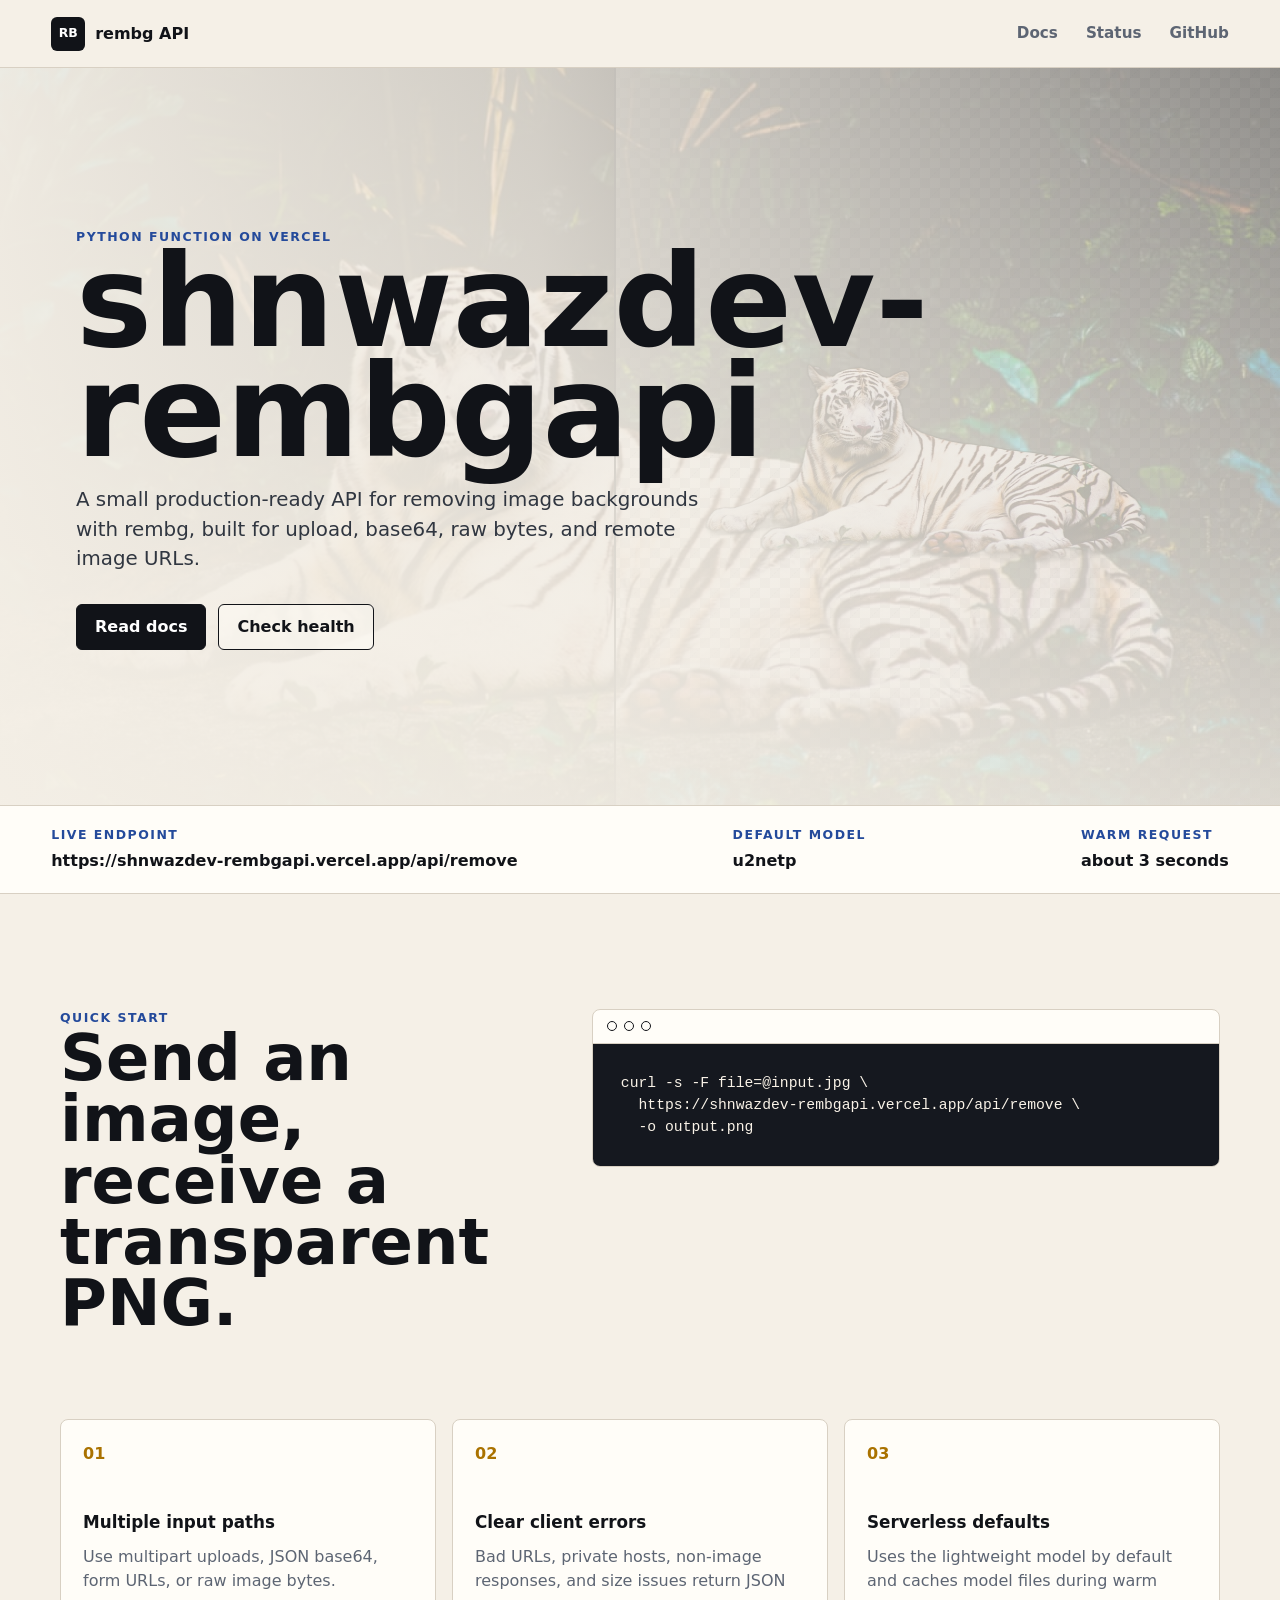
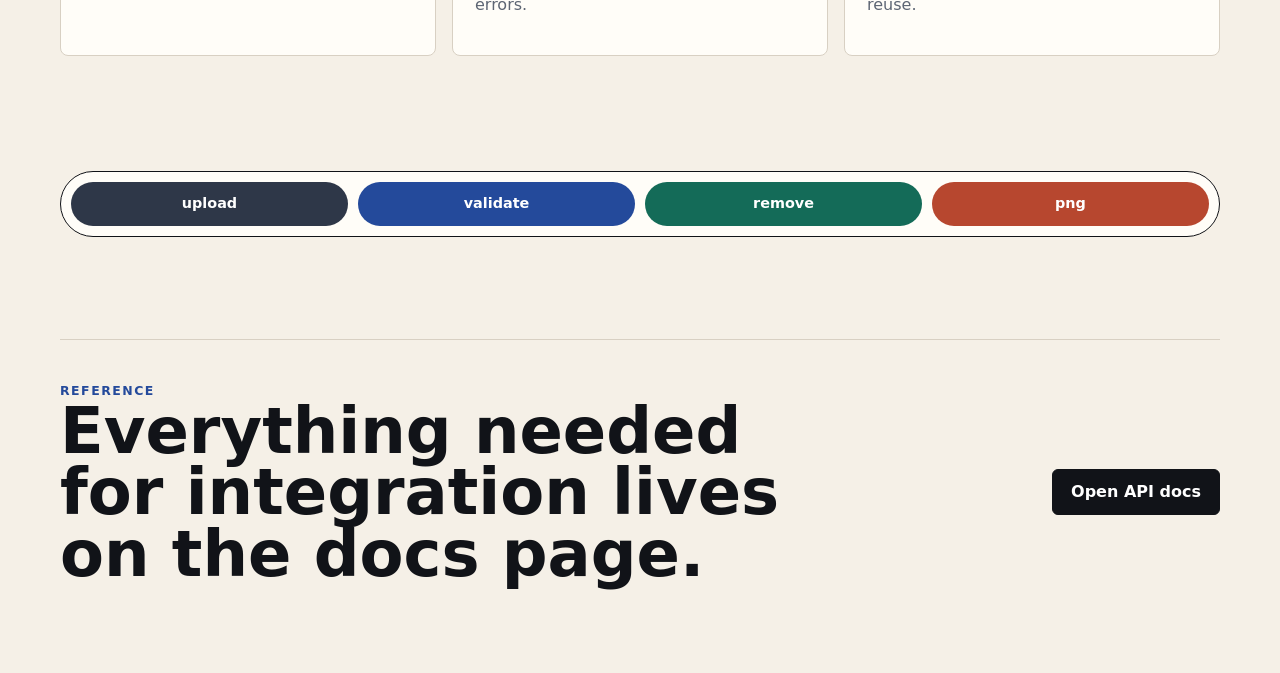
<file: index.html>
<!doctype html>
<html lang="en">
  <head>
    <meta charset="utf-8">
    <meta name="viewport" content="width=device-width, initial-scale=1">
    <meta
      name="description"
      content="Documentation landing page for a Vercel-hosted rembg background removal API."
    >
    <title>rembg API for Vercel</title>
    <link rel="stylesheet" href="styles.css">
  </head>
  <body>
    <header class="site-header">
      <a class="brand" href="/" aria-label="rembg API home">
        <span class="brand-mark" aria-hidden="true">rb</span>
        <span>rembg API</span>
      </a>
      <nav class="nav-links" aria-label="Primary navigation">
        <a href="/docs/">Docs</a>
        <a href="/api/health">Status</a>
        <a href="https://github.com/shnwazdeveloper/shnwazdev-rembgapi">GitHub</a>
      </nav>
    </header>

    <main>
      <section class="hero">
        <div class="hero-visual" aria-hidden="true">
          <img class="hero-before" src="assets/sample-before.jpg" alt="">
          <div class="hero-after-wrap">
            <img class="hero-after" src="assets/sample-after.png" alt="">
          </div>
          <span class="scan-line"></span>
        </div>

        <div class="hero-content">
          <p class="eyebrow">Python function on Vercel</p>
          <h1>shnwazdev-rembgapi</h1>
          <p class="hero-copy">
            A small production-ready API for removing image backgrounds with
            rembg, built for upload, base64, raw bytes, and remote image URLs.
          </p>
          <div class="button-row" aria-label="Primary actions">
            <a class="button primary" href="/docs/">Read docs</a>
            <a class="button secondary" href="/api/health">Check health</a>
          </div>
        </div>
      </section>

      <section class="status-band" aria-label="Service summary">
        <div>
          <span class="meta-label">Live endpoint</span>
          <strong>https://shnwazdev-rembgapi.vercel.app/api/remove</strong>
        </div>
        <div>
          <span class="meta-label">Default model</span>
          <strong>u2netp</strong>
        </div>
        <div>
          <span class="meta-label">Warm request</span>
          <strong>about 3 seconds</strong>
        </div>
      </section>

      <section class="section-block">
        <div class="section-heading">
          <p class="eyebrow">Quick start</p>
          <h2>Send an image, receive a transparent PNG.</h2>
        </div>
        <div class="command-panel">
          <div class="terminal-top" aria-hidden="true">
            <span></span><span></span><span></span>
          </div>
          <pre><code>curl -s -F file=@input.jpg \
  https://shnwazdev-rembgapi.vercel.app/api/remove \
  -o output.png</code></pre>
        </div>
      </section>

      <section class="feature-grid" aria-label="API capabilities">
        <article class="feature-card">
          <span class="number">01</span>
          <h3>Multiple input paths</h3>
          <p>Use multipart uploads, JSON base64, form URLs, or raw image bytes.</p>
        </article>
        <article class="feature-card">
          <span class="number">02</span>
          <h3>Clear client errors</h3>
          <p>Bad URLs, private hosts, non-image responses, and size issues return JSON errors.</p>
        </article>
        <article class="feature-card">
          <span class="number">03</span>
          <h3>Serverless defaults</h3>
          <p>Uses the lightweight model by default and caches model files during warm reuse.</p>
        </article>
      </section>

      <section class="motion-strip" aria-label="Request lifecycle">
        <div class="motion-track">
          <span>upload</span>
          <span>validate</span>
          <span>remove</span>
          <span>png</span>
        </div>
      </section>

      <section class="cta-band">
        <div>
          <p class="eyebrow">Reference</p>
          <h2>Everything needed for integration lives on the docs page.</h2>
        </div>
        <a class="button primary" href="/docs/">Open API docs</a>
      </section>
    </main>
  </body>
</html>
</file>
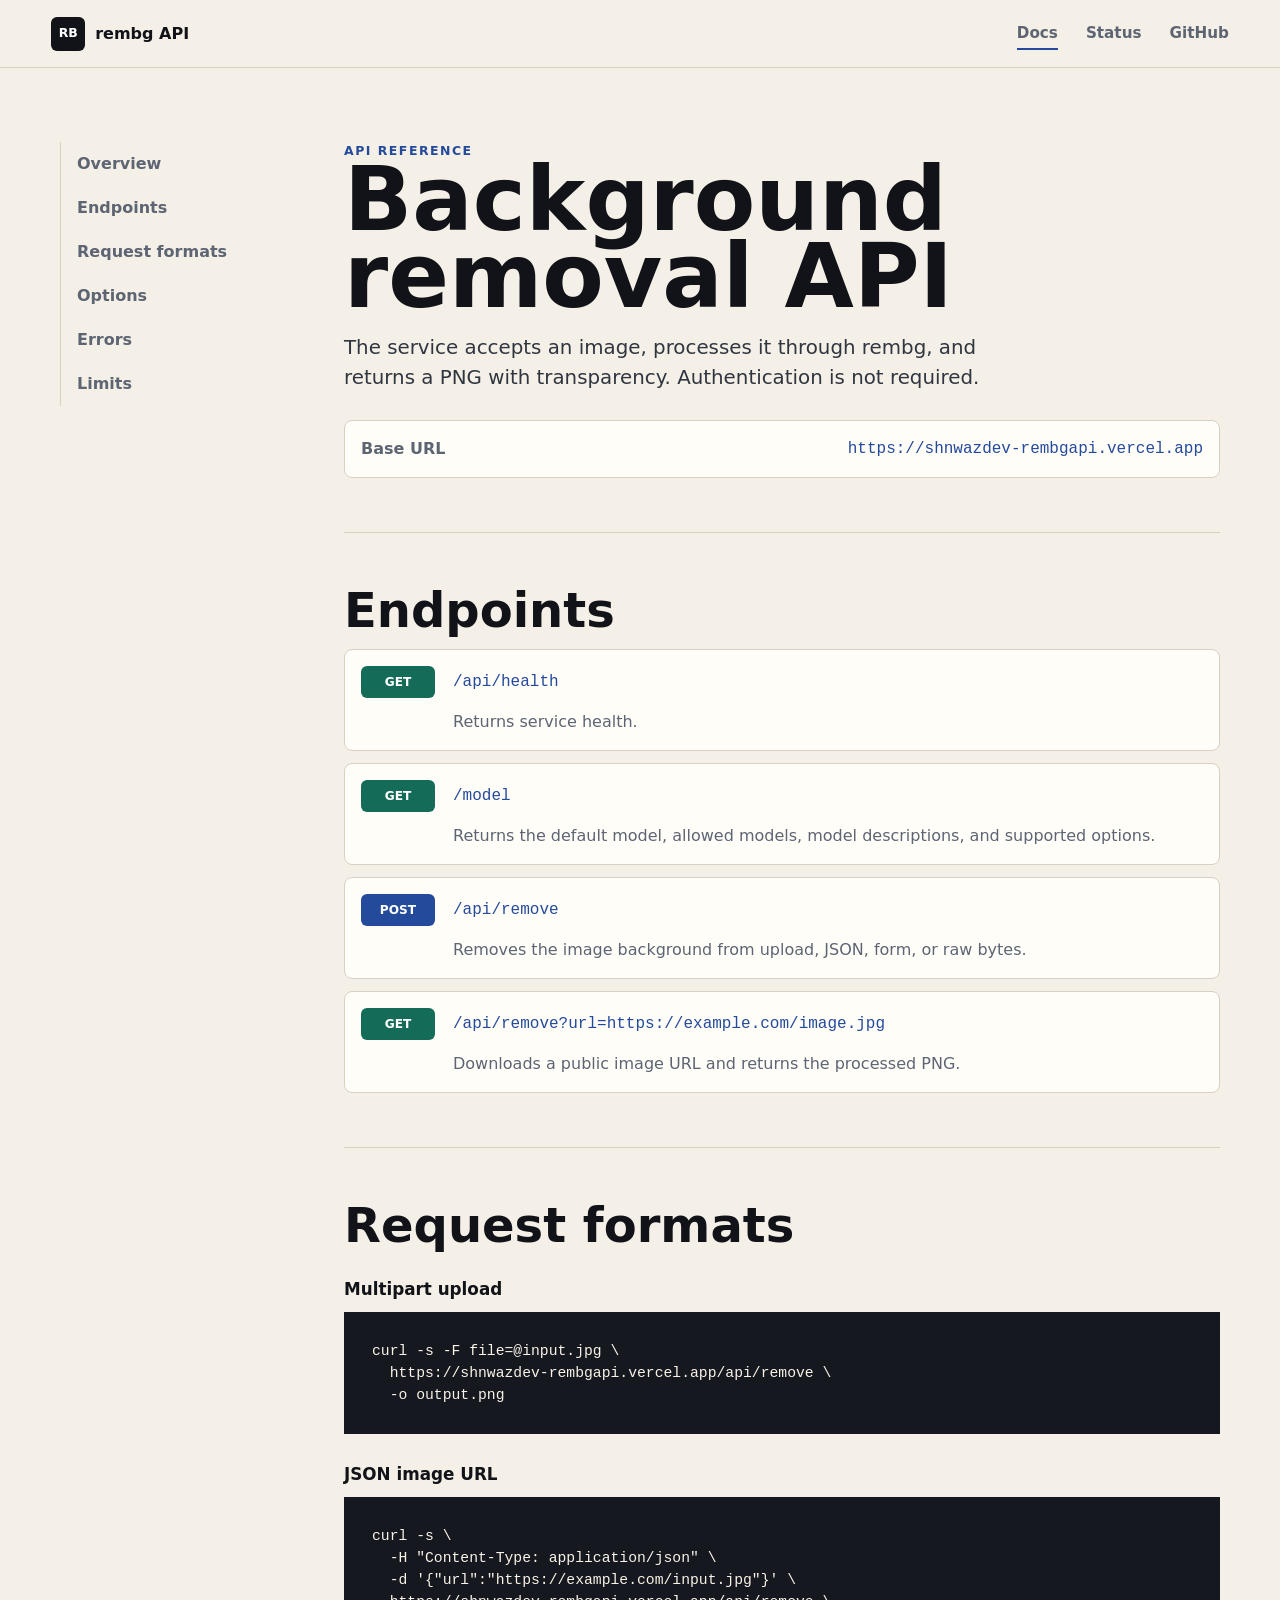
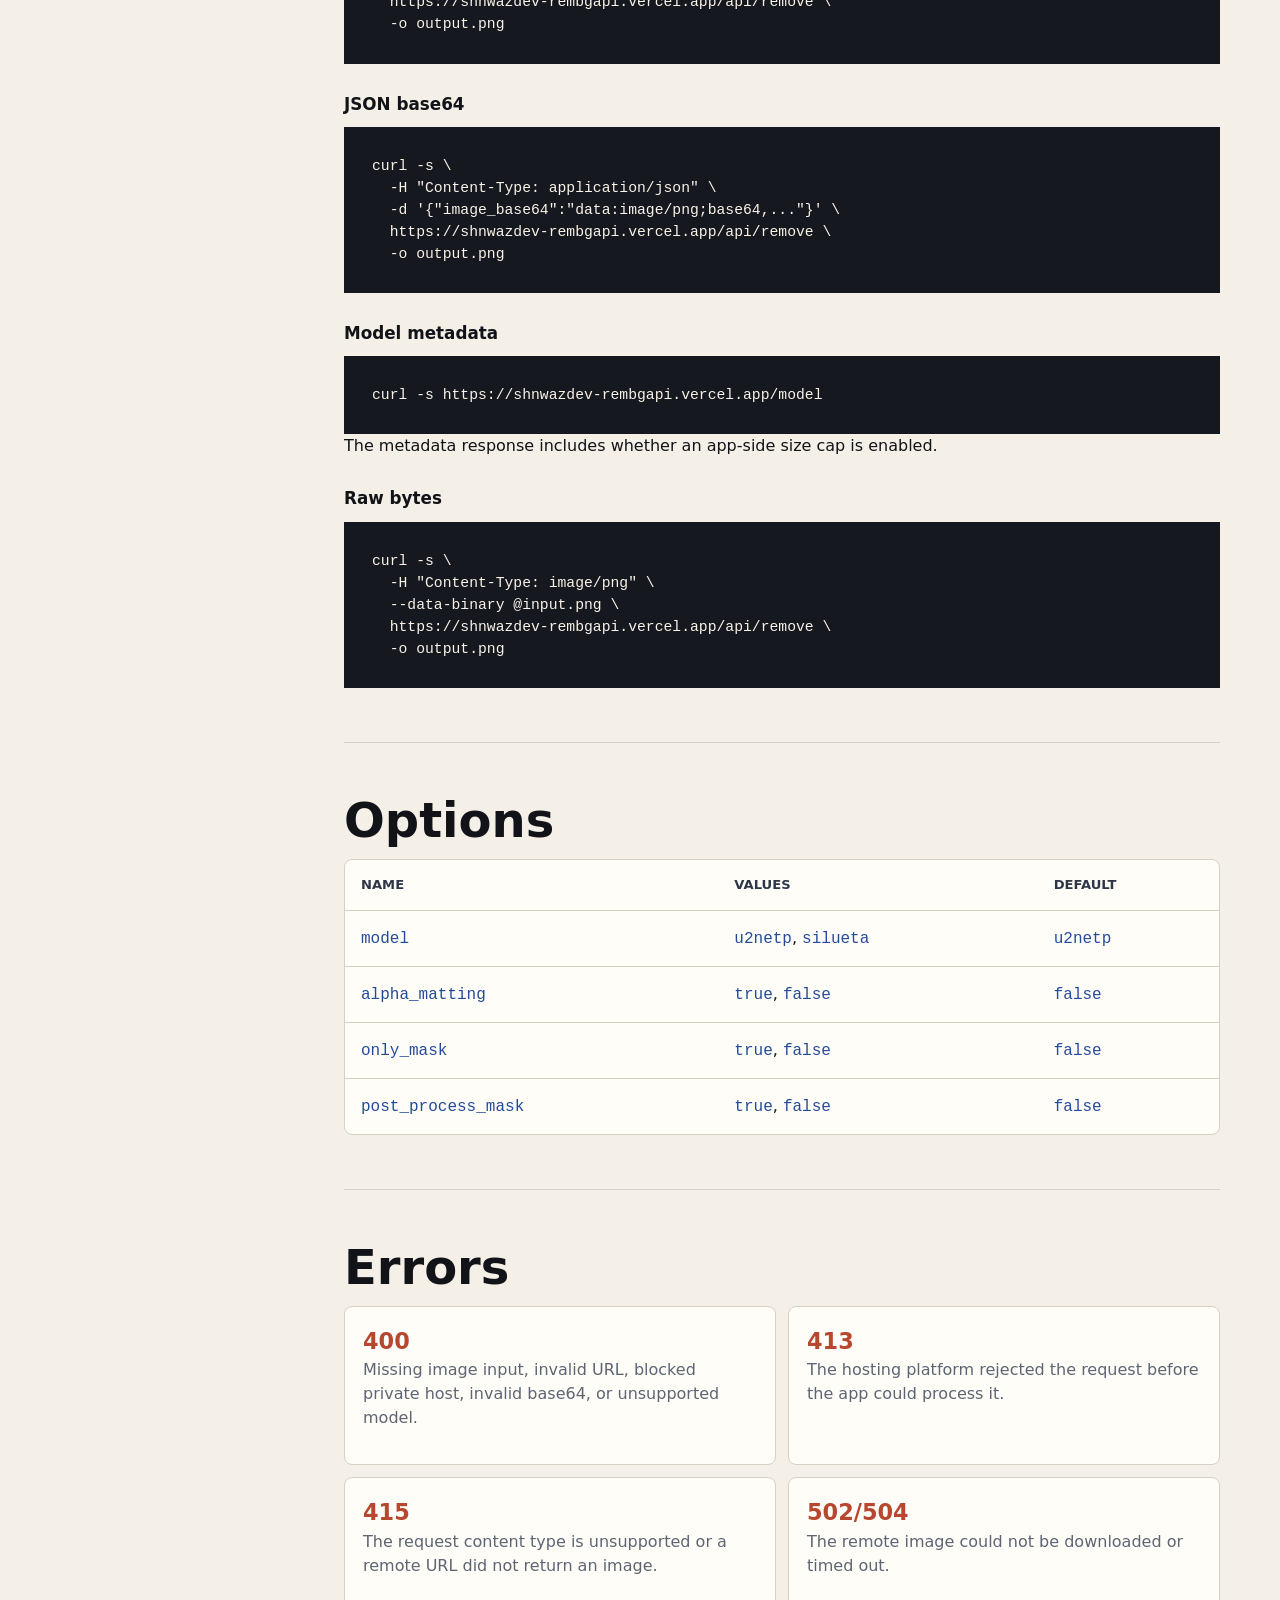
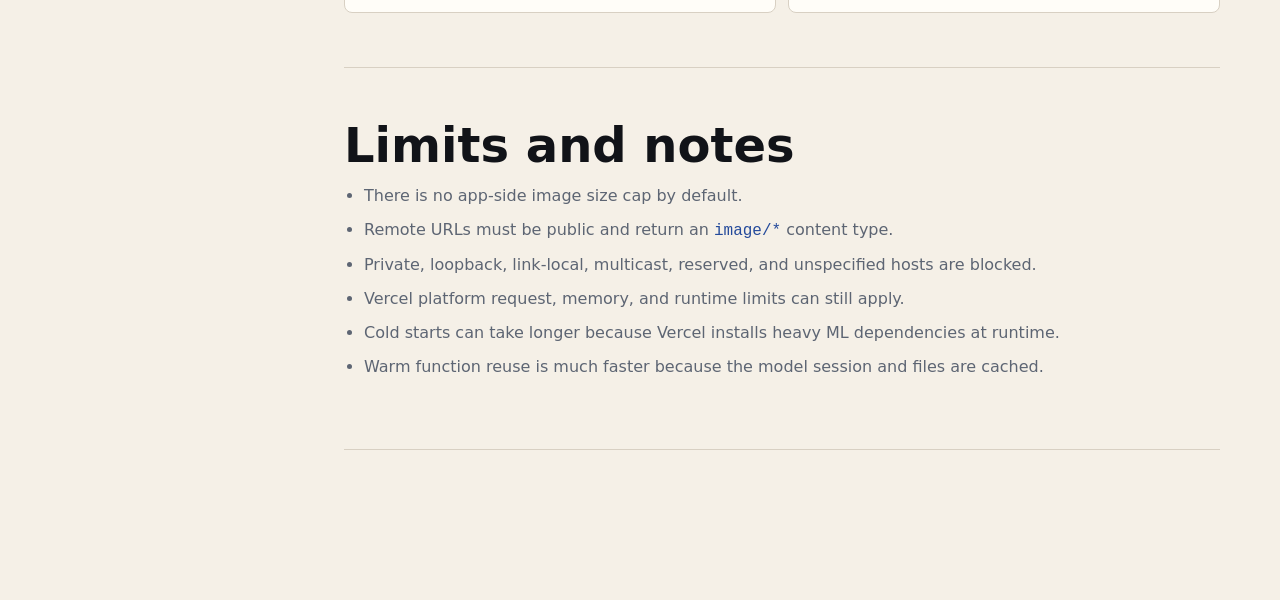
<file: docs/index.html>
<!doctype html>
<html lang="en">
  <head>
    <meta charset="utf-8">
    <meta name="viewport" content="width=device-width, initial-scale=1">
    <meta
      name="description"
      content="API reference for shnwazdev-rembgapi background removal endpoints."
    >
    <title>Docs - rembg API for Vercel</title>
    <link rel="stylesheet" href="../styles.css">
  </head>
  <body>
    <header class="site-header">
      <a class="brand" href="/" aria-label="rembg API home">
        <span class="brand-mark" aria-hidden="true">rb</span>
        <span>rembg API</span>
      </a>
      <nav class="nav-links" aria-label="Primary navigation">
        <a aria-current="page" href="/docs/">Docs</a>
        <a href="/api/health">Status</a>
        <a href="https://github.com/shnwazdeveloper/shnwazdev-rembgapi">GitHub</a>
      </nav>
    </header>

    <main class="docs-layout">
      <aside class="docs-sidebar" aria-label="Docs sections">
        <a href="#overview">Overview</a>
        <a href="#endpoints">Endpoints</a>
        <a href="#request-formats">Request formats</a>
        <a href="#options">Options</a>
        <a href="#errors">Errors</a>
        <a href="#limits">Limits</a>
      </aside>

      <article class="docs-content">
        <section id="overview" class="doc-section">
          <p class="eyebrow">API reference</p>
          <h1>Background removal API</h1>
          <p class="lead">
            The service accepts an image, processes it through rembg, and returns
            a PNG with transparency. Authentication is not required.
          </p>
          <div class="endpoint-callout">
            <span>Base URL</span>
            <code>https://shnwazdev-rembgapi.vercel.app</code>
          </div>
        </section>

        <section id="endpoints" class="doc-section">
          <h2>Endpoints</h2>
          <div class="endpoint-list">
            <div class="endpoint-row">
              <span class="method get">GET</span>
              <code>/api/health</code>
              <p>Returns service health.</p>
            </div>
            <div class="endpoint-row">
              <span class="method get">GET</span>
              <code>/model</code>
              <p>Returns the default model, allowed models, model descriptions, and supported options.</p>
            </div>
            <div class="endpoint-row">
              <span class="method post">POST</span>
              <code>/api/remove</code>
              <p>Removes the image background from upload, JSON, form, or raw bytes.</p>
            </div>
            <div class="endpoint-row">
              <span class="method get">GET</span>
              <code>/api/remove?url=https://example.com/image.jpg</code>
              <p>Downloads a public image URL and returns the processed PNG.</p>
            </div>
          </div>
        </section>

        <section id="request-formats" class="doc-section">
          <h2>Request formats</h2>

          <h3>Multipart upload</h3>
          <pre><code>curl -s -F file=@input.jpg \
  https://shnwazdev-rembgapi.vercel.app/api/remove \
  -o output.png</code></pre>

          <h3>JSON image URL</h3>
          <pre><code>curl -s \
  -H "Content-Type: application/json" \
  -d '{"url":"https://example.com/input.jpg"}' \
  https://shnwazdev-rembgapi.vercel.app/api/remove \
  -o output.png</code></pre>

          <h3>JSON base64</h3>
          <pre><code>curl -s \
  -H "Content-Type: application/json" \
  -d '{"image_base64":"data:image/png;base64,..."}' \
  https://shnwazdev-rembgapi.vercel.app/api/remove \
  -o output.png</code></pre>

          <h3>Model metadata</h3>
          <pre><code>curl -s https://shnwazdev-rembgapi.vercel.app/model</code></pre>
          <p class="doc-note">
            The metadata response includes whether an app-side size cap is enabled.
          </p>

          <h3>Raw bytes</h3>
          <pre><code>curl -s \
  -H "Content-Type: image/png" \
  --data-binary @input.png \
  https://shnwazdev-rembgapi.vercel.app/api/remove \
  -o output.png</code></pre>
        </section>

        <section id="options" class="doc-section">
          <h2>Options</h2>
          <div class="table-wrap">
            <table>
              <thead>
                <tr>
                  <th>Name</th>
                  <th>Values</th>
                  <th>Default</th>
                </tr>
              </thead>
              <tbody>
                <tr>
                  <td><code>model</code></td>
                  <td><code>u2netp</code>, <code>silueta</code></td>
                  <td><code>u2netp</code></td>
                </tr>
                <tr>
                  <td><code>alpha_matting</code></td>
                  <td><code>true</code>, <code>false</code></td>
                  <td><code>false</code></td>
                </tr>
                <tr>
                  <td><code>only_mask</code></td>
                  <td><code>true</code>, <code>false</code></td>
                  <td><code>false</code></td>
                </tr>
                <tr>
                  <td><code>post_process_mask</code></td>
                  <td><code>true</code>, <code>false</code></td>
                  <td><code>false</code></td>
                </tr>
              </tbody>
            </table>
          </div>
        </section>

        <section id="errors" class="doc-section">
          <h2>Errors</h2>
          <div class="error-grid">
            <div>
              <strong>400</strong>
              <p>Missing image input, invalid URL, blocked private host, invalid base64, or unsupported model.</p>
            </div>
            <div>
              <strong>413</strong>
              <p>The hosting platform rejected the request before the app could process it.</p>
            </div>
            <div>
              <strong>415</strong>
              <p>The request content type is unsupported or a remote URL did not return an image.</p>
            </div>
            <div>
              <strong>502/504</strong>
              <p>The remote image could not be downloaded or timed out.</p>
            </div>
          </div>
        </section>

        <section id="limits" class="doc-section">
          <h2>Limits and notes</h2>
          <ul class="doc-list">
            <li>There is no app-side image size cap by default.</li>
            <li>Remote URLs must be public and return an <code>image/*</code> content type.</li>
            <li>Private, loopback, link-local, multicast, reserved, and unspecified hosts are blocked.</li>
            <li>Vercel platform request, memory, and runtime limits can still apply.</li>
            <li>Cold starts can take longer because Vercel installs heavy ML dependencies at runtime.</li>
            <li>Warm function reuse is much faster because the model session and files are cached.</li>
          </ul>
        </section>
      </article>
    </main>
  </body>
</html>
</file>
<file: styles.css>
:root {
  --paper: #f5f0e7;
  --surface: #fffdf8;
  --ink: #111318;
  --muted: #5d6573;
  --line: #d8d0c3;
  --blue: #244a9b;
  --green: #146b58;
  --red: #b7472f;
  --gold: #aa7200;
  --slate: #2e3748;
  --radius: 8px;
  color-scheme: light;
}

* {
  box-sizing: border-box;
}

html {
  scroll-behavior: smooth;
}

body {
  margin: 0;
  color: var(--ink);
  background: var(--paper);
  font-family:
    Inter, ui-sans-serif, system-ui, -apple-system, BlinkMacSystemFont, "Segoe UI",
    sans-serif;
  line-height: 1.5;
}

a {
  color: inherit;
  text-decoration: none;
}

img {
  display: block;
  max-width: 100%;
}

code,
pre {
  font-family: "SFMono-Regular", Consolas, "Liberation Mono", monospace;
}

.site-header {
  position: sticky;
  top: 0;
  z-index: 20;
  display: flex;
  align-items: center;
  justify-content: space-between;
  min-height: 68px;
  padding: 14px clamp(18px, 4vw, 56px);
  background: var(--paper);
  border-bottom: 1px solid var(--line);
}

.brand,
.nav-links,
.button-row,
.status-band,
.terminal-top,
.motion-track,
.cta-band,
.endpoint-callout,
.endpoint-row {
  display: flex;
  align-items: center;
}

.brand {
  gap: 10px;
  font-weight: 800;
  letter-spacing: 0;
}

.brand-mark {
  display: grid;
  width: 34px;
  height: 34px;
  place-items: center;
  color: #fff;
  background: var(--ink);
  border-radius: 6px;
  font-size: 0.78rem;
  text-transform: uppercase;
}

.nav-links {
  gap: clamp(12px, 3vw, 28px);
  color: var(--muted);
  font-size: 0.95rem;
  font-weight: 700;
}

.nav-links a {
  position: relative;
  padding: 8px 0;
}

.nav-links a::after {
  position: absolute;
  left: 0;
  bottom: 3px;
  width: 100%;
  height: 2px;
  content: "";
  background: var(--blue);
  transform: scaleX(0);
  transform-origin: left;
  transition: transform 180ms ease;
}

.nav-links a:hover::after,
.nav-links a[aria-current="page"]::after {
  transform: scaleX(1);
}

.hero {
  position: relative;
  display: grid;
  min-height: min(760px, 82svh);
  overflow: hidden;
  isolation: isolate;
  border-bottom: 1px solid var(--line);
}

.hero::after {
  position: absolute;
  inset: 0;
  z-index: -1;
  content: "";
  background:
    linear-gradient(90deg, rgba(245, 240, 231, 0.96) 0%, rgba(245, 240, 231, 0.82) 42%, rgba(245, 240, 231, 0.34) 100%),
    linear-gradient(180deg, rgba(245, 240, 231, 0.05), rgba(245, 240, 231, 0.78));
}

.hero-visual {
  position: absolute;
  inset: 0;
  z-index: -2;
  overflow: hidden;
  background: #d9d2c7;
}

.hero-before,
.hero-after-wrap {
  position: absolute;
  inset: 0;
}

.hero-before {
  width: 100%;
  height: 100%;
  object-fit: cover;
  animation: slow-pan 15s ease-in-out infinite alternate;
}

.hero-after-wrap {
  display: grid;
  place-items: center end;
  padding: clamp(24px, 7vw, 92px);
  background-color: rgba(255, 255, 255, 0.24);
  background-image:
    linear-gradient(45deg, rgba(17, 19, 24, 0.12) 25%, transparent 25%),
    linear-gradient(-45deg, rgba(17, 19, 24, 0.12) 25%, transparent 25%),
    linear-gradient(45deg, transparent 75%, rgba(17, 19, 24, 0.12) 75%),
    linear-gradient(-45deg, transparent 75%, rgba(17, 19, 24, 0.12) 75%);
  background-position: 0 0, 0 10px, 10px -10px, -10px 0;
  background-size: 20px 20px;
  clip-path: inset(0 0 0 48%);
  animation: reveal-cut 7s ease-in-out infinite alternate;
}

.hero-after {
  width: min(47vw, 520px);
  max-height: 66svh;
  object-fit: contain;
  transform-origin: bottom center;
  animation: float-product 6s ease-in-out infinite;
}

.scan-line {
  position: absolute;
  top: 0;
  bottom: 0;
  left: 48%;
  width: 2px;
  background: var(--ink);
  animation: scan 7s ease-in-out infinite alternate;
}

.hero-content {
  width: min(760px, calc(100% - 36px));
  align-self: center;
  padding: clamp(62px, 9vw, 120px) 0 clamp(62px, 10vw, 110px);
  margin-left: clamp(18px, 6vw, 76px);
}

.eyebrow,
.meta-label {
  margin: 0;
  color: var(--blue);
  font-size: 0.78rem;
  font-weight: 900;
  letter-spacing: 0.12em;
  text-transform: uppercase;
}

h1,
h2,
h3,
p {
  margin-top: 0;
}

h1 {
  max-width: 12ch;
  margin-bottom: 18px;
  font-size: clamp(3.1rem, 10vw, 8rem);
  line-height: 0.86;
  letter-spacing: 0;
}

h2 {
  margin-bottom: 16px;
  font-size: clamp(2rem, 5vw, 4.2rem);
  line-height: 0.96;
  letter-spacing: 0;
}

h3 {
  margin-bottom: 10px;
  font-size: 1.05rem;
}

.hero-copy,
.lead {
  max-width: 660px;
  color: #303640;
  font-size: clamp(1rem, 2vw, 1.24rem);
}

.button-row {
  flex-wrap: wrap;
  gap: 12px;
  margin-top: 30px;
}

.button {
  display: inline-flex;
  align-items: center;
  justify-content: center;
  min-height: 46px;
  padding: 0 18px;
  border: 1px solid var(--ink);
  border-radius: 6px;
  font-weight: 850;
  transition:
    transform 180ms ease,
    background 180ms ease,
    color 180ms ease;
}

.button:hover {
  transform: translateY(-2px);
}

.button.primary {
  color: #fff;
  background: var(--ink);
}

.button.secondary {
  color: var(--ink);
  background: rgba(255, 253, 248, 0.5);
}

.status-band {
  justify-content: space-between;
  gap: 20px;
  padding: 20px clamp(18px, 4vw, 56px);
  background: var(--surface);
  border-bottom: 1px solid var(--line);
}

.status-band div {
  display: grid;
  gap: 4px;
  min-width: 0;
}

.status-band strong {
  overflow-wrap: anywhere;
}

.section-block,
.feature-grid,
.motion-strip,
.cta-band,
.docs-layout {
  width: min(1160px, calc(100% - 36px));
  margin: 0 auto;
}

.section-block {
  display: grid;
  grid-template-columns: minmax(0, 0.86fr) minmax(320px, 1.14fr);
  gap: clamp(24px, 5vw, 58px);
  align-items: start;
  padding: clamp(68px, 9vw, 120px) 0 42px;
}

.section-heading {
  position: sticky;
  top: 94px;
}

.command-panel,
.feature-card,
.endpoint-callout,
.endpoint-row,
.error-grid > div {
  border: 1px solid var(--line);
  border-radius: var(--radius);
  background: var(--surface);
}

.command-panel {
  overflow: hidden;
}

.terminal-top {
  gap: 7px;
  height: 34px;
  padding: 0 14px;
  border-bottom: 1px solid var(--line);
}

.terminal-top span {
  width: 10px;
  height: 10px;
  border: 1px solid var(--ink);
  border-radius: 50%;
}

pre {
  margin: 0;
  overflow-x: auto;
  color: #f9f2e7;
  background: #15181f;
}

pre code {
  display: block;
  min-width: max-content;
  padding: clamp(18px, 3vw, 28px);
  font-size: 0.92rem;
}

.feature-grid {
  display: grid;
  grid-template-columns: repeat(3, minmax(0, 1fr));
  gap: 16px;
  padding: 26px 0 clamp(64px, 9vw, 120px);
}

.feature-card {
  min-height: 220px;
  padding: 22px;
  transition:
    transform 180ms ease,
    border-color 180ms ease;
}

.feature-card:hover {
  border-color: var(--blue);
  transform: translateY(-4px);
}

.number {
  display: inline-block;
  margin-bottom: 44px;
  color: var(--gold);
  font-weight: 900;
}

.feature-card p,
.endpoint-row p,
.error-grid p,
.doc-list {
  color: var(--muted);
}

.motion-strip {
  padding: 0 0 clamp(64px, 8vw, 110px);
}

.motion-track {
  justify-content: space-between;
  gap: 10px;
  overflow: hidden;
  padding: 10px;
  border: 1px solid var(--ink);
  border-radius: 999px;
  background: var(--surface);
}

.motion-track span {
  flex: 1;
  min-width: 92px;
  padding: 11px 16px;
  border-radius: 999px;
  color: #fff;
  background: var(--slate);
  font-size: 0.9rem;
  font-weight: 850;
  text-align: center;
  animation: pulse-step 4s ease-in-out infinite;
}

.motion-track span:nth-child(2) {
  background: var(--blue);
  animation-delay: 400ms;
}

.motion-track span:nth-child(3) {
  background: var(--green);
  animation-delay: 800ms;
}

.motion-track span:nth-child(4) {
  background: var(--red);
  animation-delay: 1200ms;
}

.cta-band {
  justify-content: space-between;
  gap: 24px;
  padding: 42px 0 72px;
  border-top: 1px solid var(--line);
}

.cta-band h2 {
  max-width: 780px;
}

.docs-layout {
  display: grid;
  grid-template-columns: 220px minmax(0, 1fr);
  gap: clamp(28px, 5vw, 68px);
  padding: clamp(42px, 6vw, 74px) 0 96px;
}

.docs-sidebar {
  position: sticky;
  top: 92px;
  display: grid;
  align-self: start;
  border-left: 1px solid var(--line);
}

.docs-sidebar a {
  padding: 10px 0 10px 16px;
  color: var(--muted);
  font-weight: 750;
  transition:
    color 160ms ease,
    transform 160ms ease;
}

.docs-sidebar a:hover {
  color: var(--ink);
  transform: translateX(4px);
}

.docs-content {
  min-width: 0;
}

.doc-section {
  scroll-margin-top: 100px;
  padding-bottom: 54px;
  border-bottom: 1px solid var(--line);
  margin-bottom: 54px;
}

.doc-section h1 {
  max-width: 760px;
  font-size: clamp(2.5rem, 7vw, 5.8rem);
}

.doc-section h2 {
  font-size: clamp(1.85rem, 4vw, 3rem);
}

.doc-section h3 {
  margin: 28px 0 10px;
}

.endpoint-callout {
  justify-content: space-between;
  gap: 18px;
  padding: 16px;
  margin-top: 28px;
}

.endpoint-callout span {
  color: var(--muted);
  font-weight: 850;
}

.endpoint-callout code,
.endpoint-row code,
td code,
.doc-list code {
  color: var(--blue);
}

.endpoint-list,
.error-grid {
  display: grid;
  gap: 12px;
}

.endpoint-row {
  display: grid;
  grid-template-columns: 74px minmax(0, 1fr);
  gap: 12px 18px;
  padding: 16px;
}

.endpoint-row p {
  grid-column: 2;
  margin: 0;
}

.method {
  display: inline-grid;
  min-height: 32px;
  place-items: center;
  border-radius: 6px;
  color: #fff;
  font-size: 0.76rem;
  font-weight: 900;
}

.method.get {
  background: var(--green);
}

.method.post {
  background: var(--blue);
}

.table-wrap {
  overflow-x: auto;
  border: 1px solid var(--line);
  border-radius: var(--radius);
  background: var(--surface);
}

table {
  width: 100%;
  min-width: 620px;
  border-collapse: collapse;
}

th,
td {
  padding: 15px 16px;
  border-bottom: 1px solid var(--line);
  text-align: left;
  vertical-align: top;
}

th {
  color: var(--slate);
  font-size: 0.82rem;
  text-transform: uppercase;
}

tr:last-child td {
  border-bottom: 0;
}

.error-grid {
  grid-template-columns: repeat(2, minmax(0, 1fr));
}

.error-grid > div {
  padding: 18px;
}

.error-grid strong {
  color: var(--red);
  font-size: 1.4rem;
}

.doc-list {
  padding-left: 20px;
}

.doc-list li + li {
  margin-top: 10px;
}

@keyframes slow-pan {
  from {
    transform: scale(1.04) translateX(-1.4%);
  }
  to {
    transform: scale(1.08) translateX(1.4%);
  }
}

@keyframes reveal-cut {
  from {
    clip-path: inset(0 4% 0 58%);
  }
  to {
    clip-path: inset(0 0 0 36%);
  }
}

@keyframes scan {
  from {
    left: 42%;
  }
  to {
    left: 63%;
  }
}

@keyframes float-product {
  0%,
  100% {
    transform: translateY(0) rotate(-1deg);
  }
  50% {
    transform: translateY(-14px) rotate(1deg);
  }
}

@keyframes pulse-step {
  0%,
  100% {
    transform: translateY(0);
  }
  50% {
    transform: translateY(-4px);
  }
}

@media (max-width: 880px) {
  .site-header {
    align-items: flex-start;
    flex-direction: column;
    gap: 10px;
  }

  .hero {
    min-height: auto;
  }

  .hero::after {
    background: rgba(245, 240, 231, 0.84);
  }

  .hero-after {
    width: min(72vw, 420px);
  }

  .hero-content {
    margin-left: 18px;
    padding-top: 76px;
    padding-bottom: 92px;
  }

  .status-band,
  .cta-band {
    align-items: stretch;
    flex-direction: column;
  }

  .section-block,
  .docs-layout {
    grid-template-columns: 1fr;
  }

  .section-heading,
  .docs-sidebar {
    position: static;
  }

  .docs-sidebar {
    grid-template-columns: repeat(2, minmax(0, 1fr));
    border-left: 0;
    border-top: 1px solid var(--line);
    border-bottom: 1px solid var(--line);
  }

  .docs-sidebar a {
    padding: 10px;
  }

  .feature-grid,
  .error-grid {
    grid-template-columns: 1fr;
  }

  .motion-track {
    align-items: stretch;
    flex-direction: column;
    border-radius: var(--radius);
  }
}

@media (max-width: 560px) {
  .nav-links {
    width: 100%;
    justify-content: space-between;
  }

  .hero-after-wrap {
    clip-path: inset(28% 0 0 0);
  }

  .scan-line {
    display: none;
  }

  .button {
    width: 100%;
  }

  .endpoint-row {
    grid-template-columns: 1fr;
  }

  .endpoint-row p {
    grid-column: auto;
  }
}

@media (prefers-reduced-motion: reduce) {
  *,
  *::before,
  *::after {
    scroll-behavior: auto !important;
    animation-duration: 0.01ms !important;
    animation-iteration-count: 1 !important;
    transition-duration: 0.01ms !important;
  }
}
</file>
